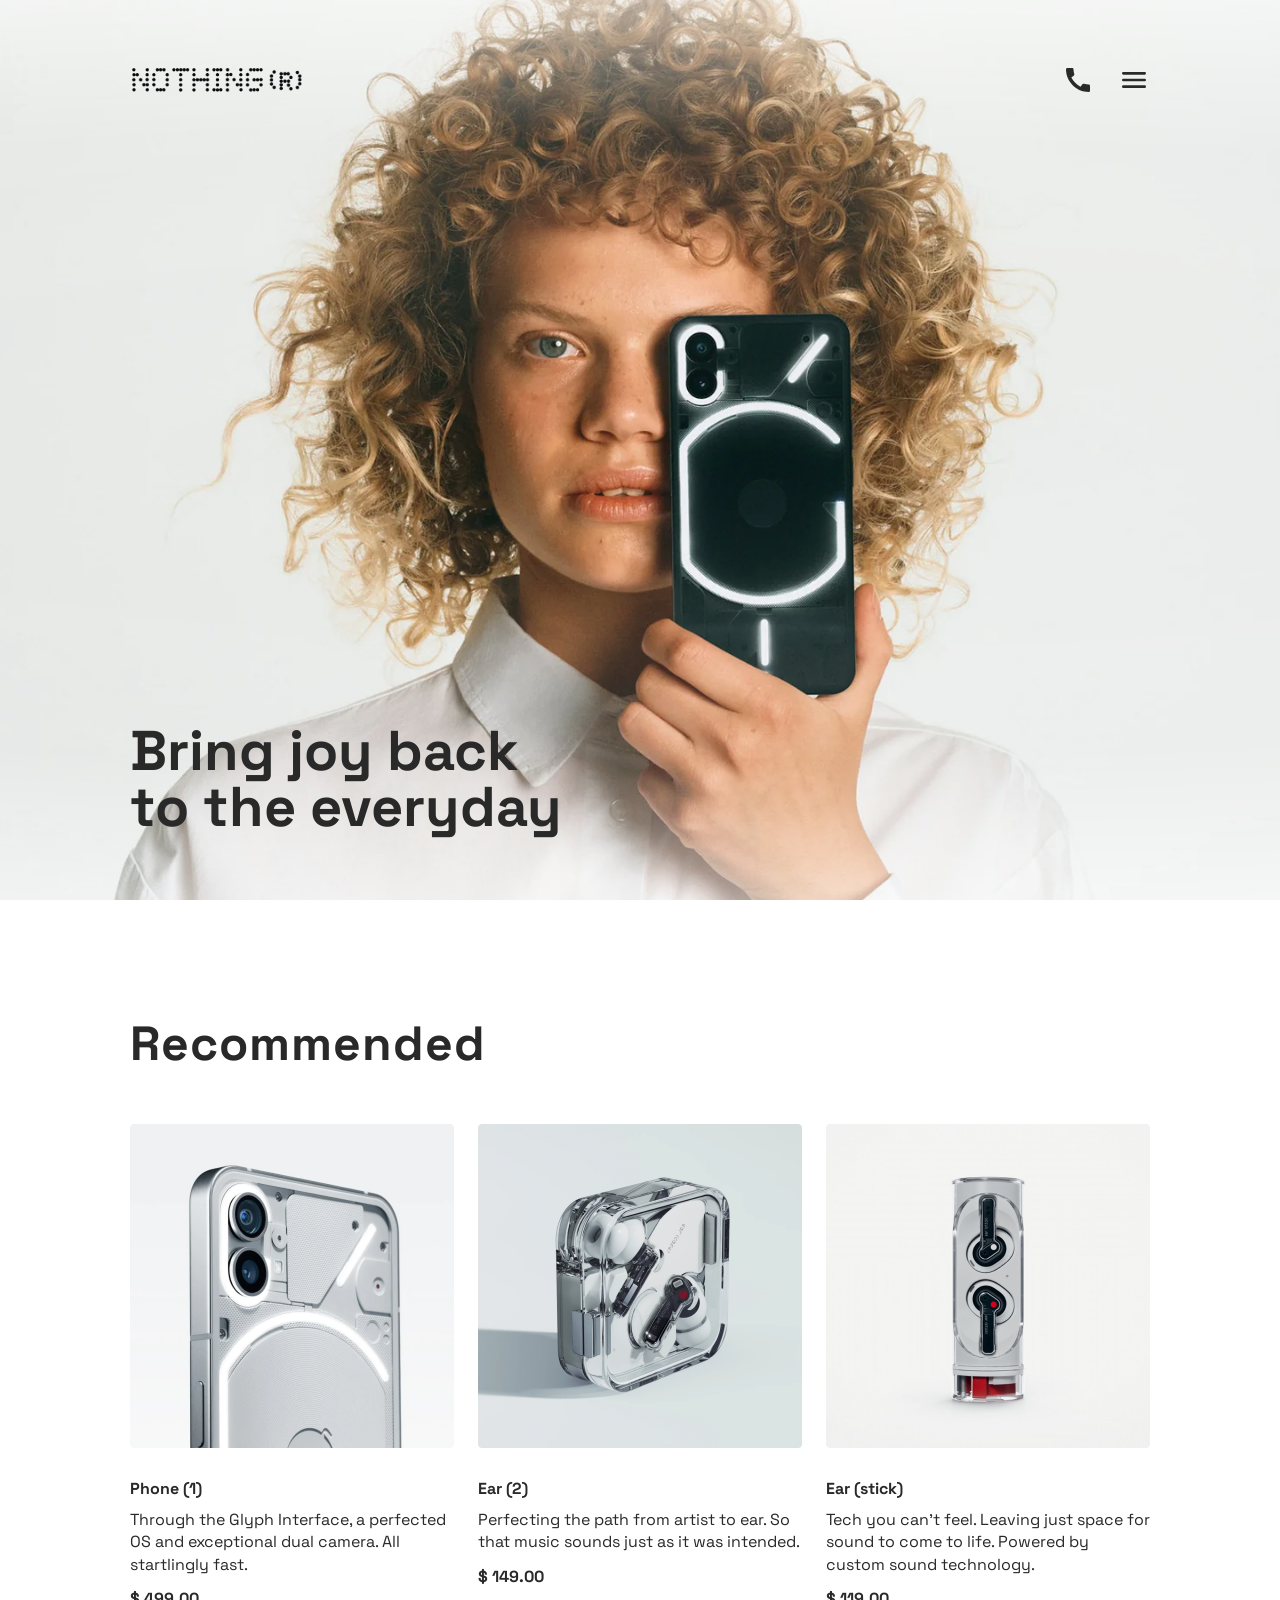
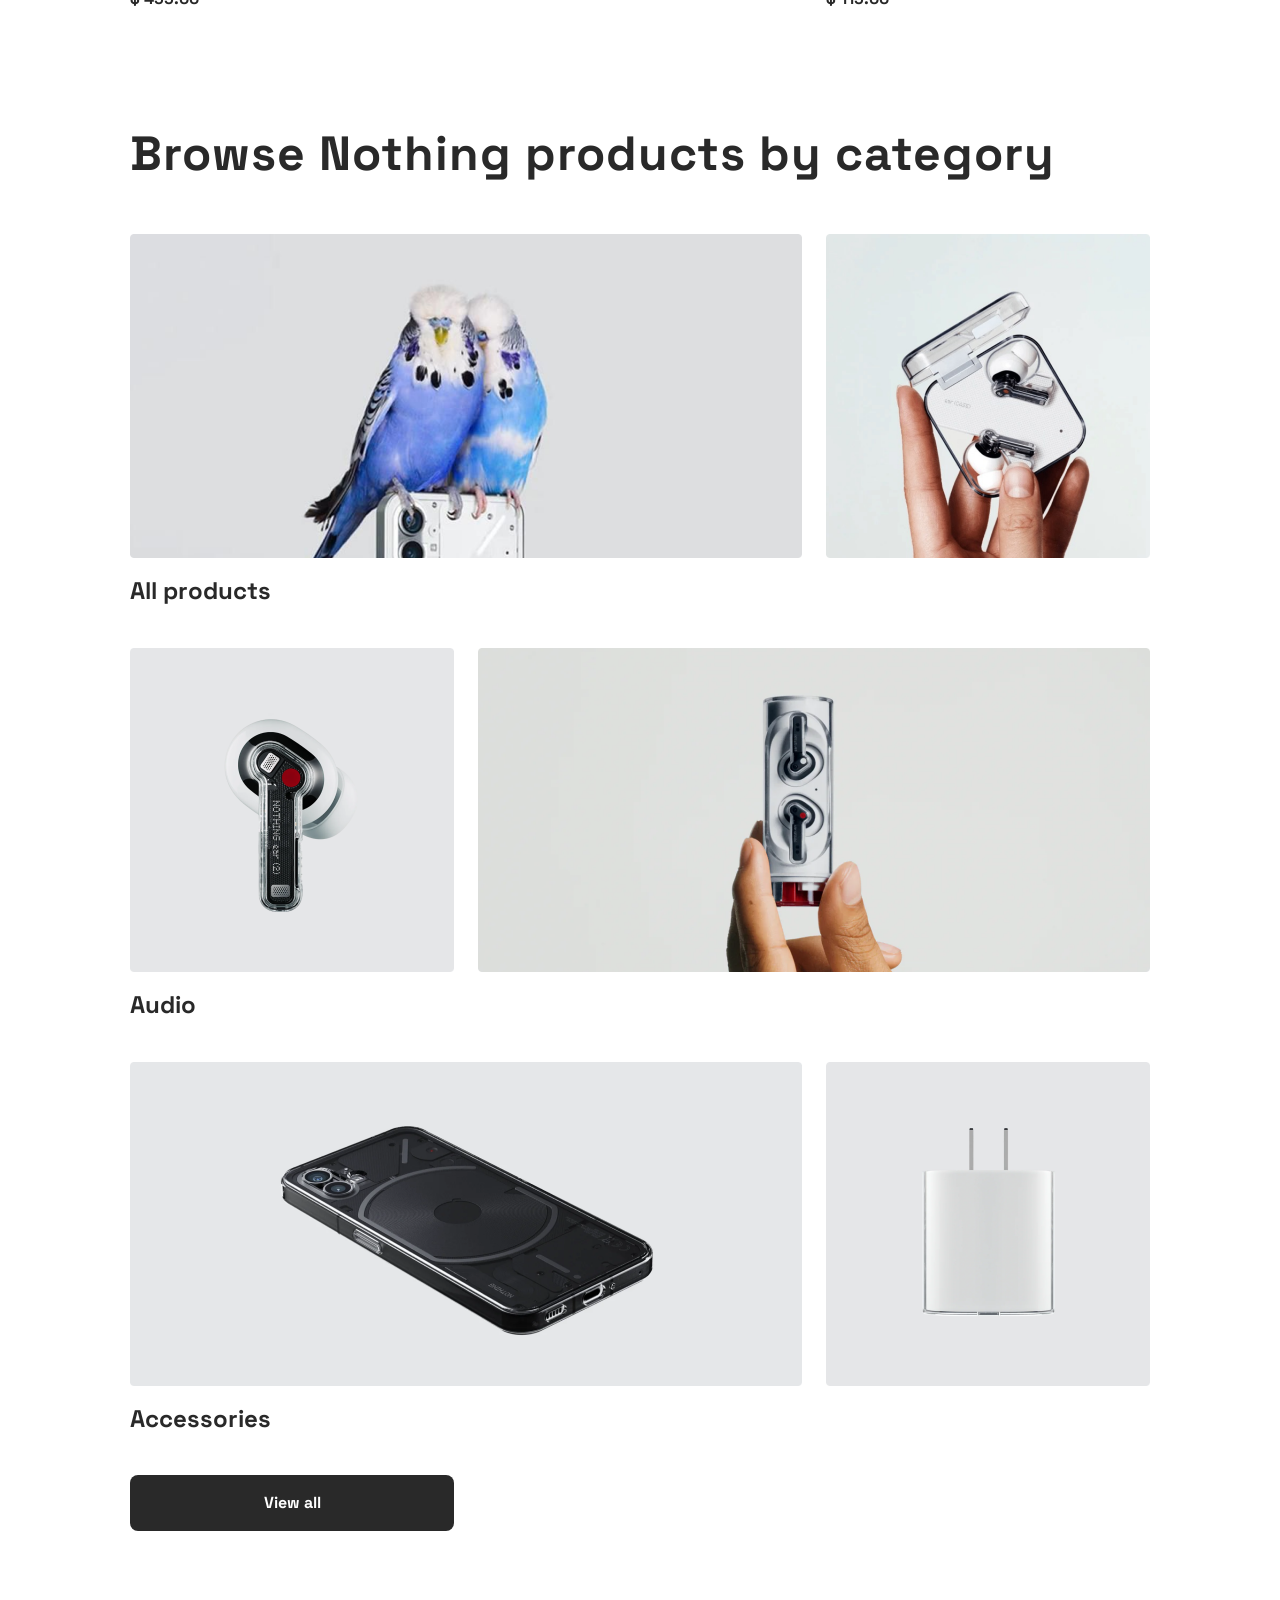
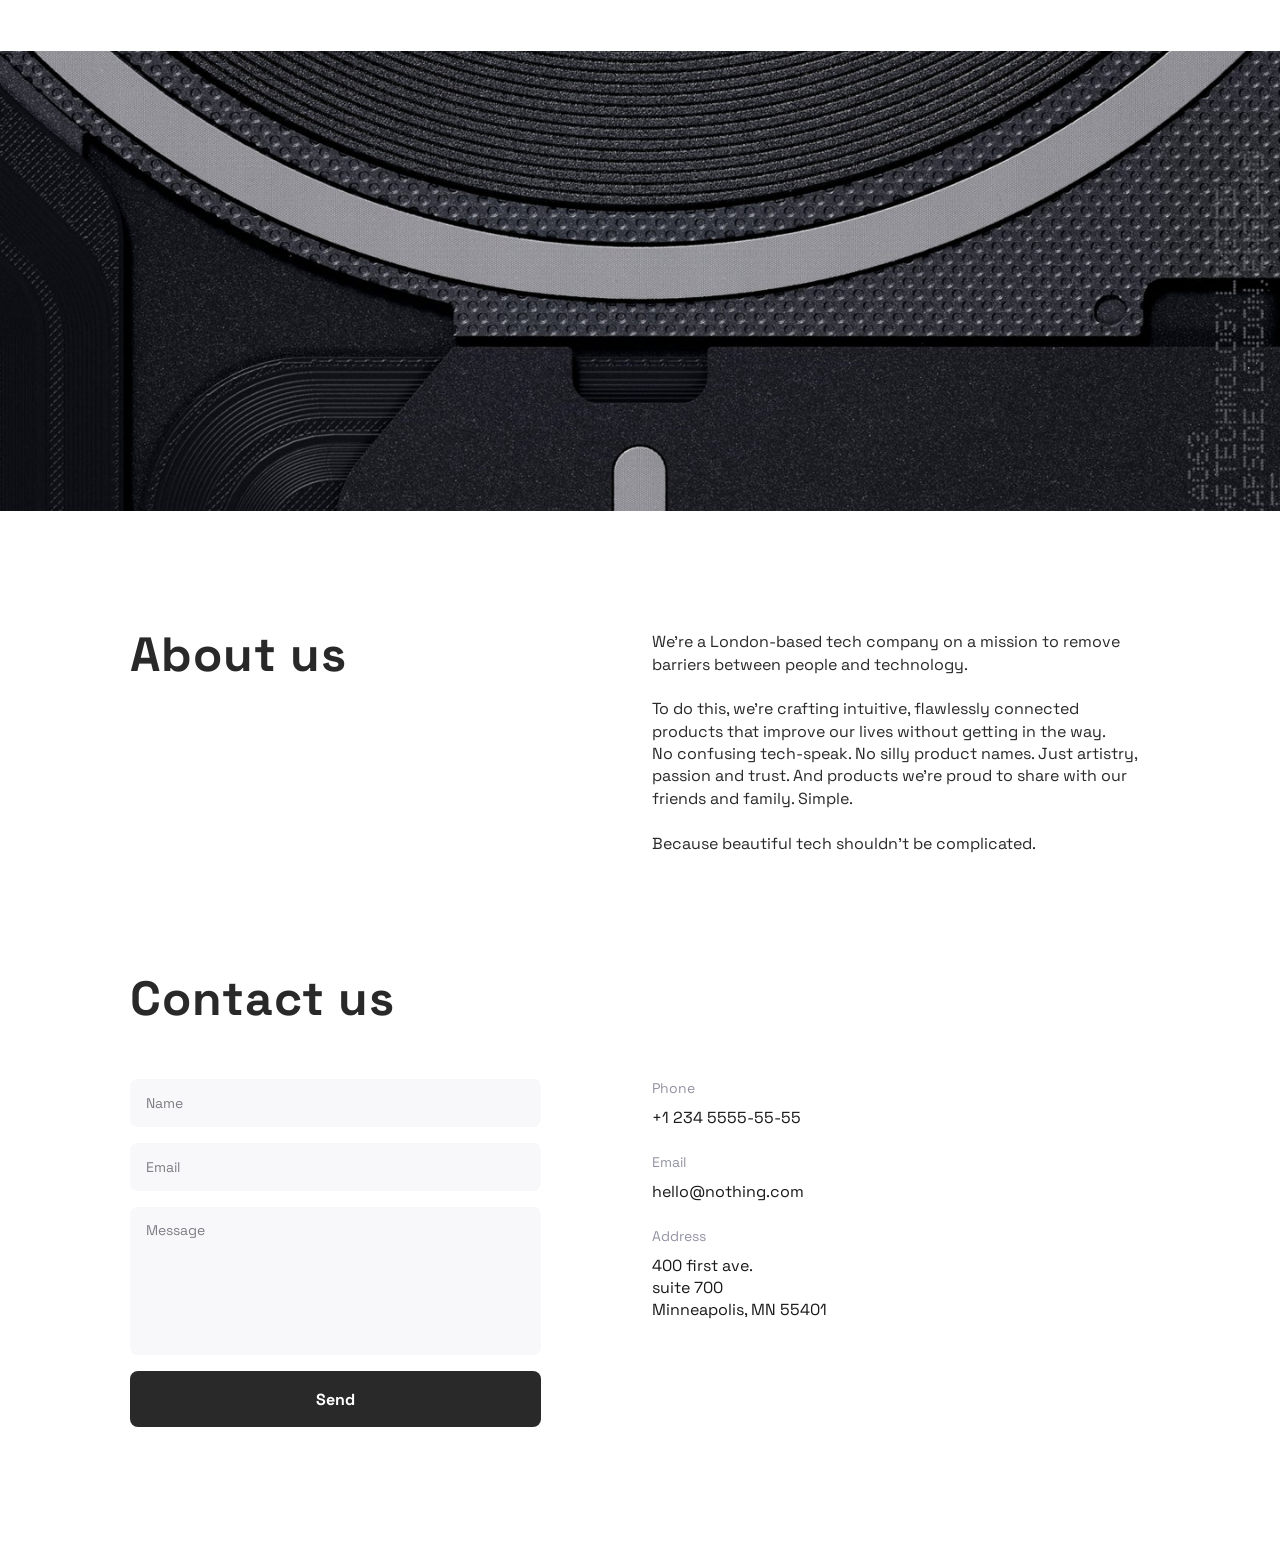
<file: index.html>
<!doctype html><html lang="en" class="page"><head><meta charset="utf-8"><meta name="viewport" content="width=device-width, initial-scale=1.0"><title>Nothing</title><link rel="stylesheet" href="index.372656e1.css"><link rel="preconnect" href="https://fonts.googleapis.com"><link rel="preconnect" href="https://fonts.gstatic.com" crossorigin><link href="https://fonts.googleapis.com/css2?family=Space+Grotesk:wght@300..700&display=swap" rel="stylesheet"><link rel="icon" type="image/png" href="favicon.c526df25.png"><script src="index.cabb280d.js" defer></script></head><body class="page__body"> <header class="header"> <div class="container"> <div class="header__content"> <div class="top-bar"> <a href="index.html" class="top-bar__logo-link"> <img class="top-bar__logo" src="logo.b7c03b92.svg" alt="Nothing logo"> </a> <div class="top-bar__icons"> <a href="tel:+123455555555" class="icon icon--phone"></a> <a href="#menu" class="icon icon--menu"></a> </div> </div> <div class="header__bottom"> <h1 class="header__title"> Bring joy back <br> to the everyday </h1> </div> </div> </div> </header> <aside class="menu page__menu" id="menu"> <div class="container"> <div class="menu__top top-bar"> <a href="index.html" class="top-bar__logo"> <img class="logo" src="logo.b7c03b92.svg" alt="Nothing logo"> </a> <a href="#" class="icon icon--close"></a> </div> <div class="menu__bottom"> <nav class="menu__nav nav"> <ul class="nav__list"> <li class="nav__item"> <a class="nav__link" href="#recommended">Products</a> </li> <li class="nav__item"> <a class="nav__link" href="#categories">Store</a> </li> <li class="nav__item"> <a class="nav__link" href="#contacts">Login</a> </li> <li class="nav__item"> <a class="nav__link" href="#">Cart(0)</a> </li> </ul> </nav> <a href="tel:+1 234 5555-55-55" class="menu__phone-number"> +1 234 5555-55-55 </a> <a href="tel:+1 234 5555-55-55" class="menu__call-to-order"> call to order </a> </div> </div> </aside> <main class="main"> <div class="container"> <div class="main__content">  <section class="recommended" id="recommended"> <h2 class="section__title">Recommended</h2> <div class="recommended__products"> <article class="product recommended__product"> <img src="phone.833edfad.png" alt="nothing-phone" class="product__photo" loading="lazy"> <h3 class="product__title">Phone (1)</h3> <p class="product__description"> <span class="product__description--hide"> Designed with instinct, to bring joy back to the everyday. </span> Through the Glyph Interface, a perfected OS and exceptional dual camera. All startlingly fast. </p> <p class="product__price">$ 499.00</p> </article> <article class="product recommended__product"> <img src="ear(2).5daebbc3.png" alt="nothing-ear-2" class="product__photo" loading="lazy"> <h3 class="product__title">Ear (2)</h3> <p class="product__description">Perfecting the path from artist to ear. So that music sounds just as it was intended.</p> <p class="product__price">$ 149.00</p> </article> <article class="product recommended__product"> <img src="ear(stick).701e65d7.png" alt="nothing-ear-stick" class="product__photo" loading="lazy"> <h3 class="product__title">Ear (stick)</h3> <p class="product__description">Tech you can’t feel. Leaving just space for sound to come to life. Powered by custom sound technology.</p> <p class="product__price">$ 119.00</p> </article> </div> </section>   <section class="categories" id="categories"> <h2 class="section__title">Browse Nothing products by category</h2> <div class="categories__wrapper"> <article class="category"> <a href="#" class="category__link category__link--wide"> <img class="category__photo" src="parrots.b5553f07.png" alt="All products" loading="lazy"> </a> <a href="#" class="category__link category__link--square"> <img class="category__photo" src="open-headphones-case.e7a78a14.png" alt="All products" loading="lazy"> </a> <h3 class="category__title">All products</h3> </article> <article class="category"> <a href="#" class="category__link category__link--square"> <img class="category__photo" src="one-headphone.4194e747.png" alt="Audio" loading="lazy"> </a> <a href="#" class="category__link category__link--wide"> <img class="category__photo" src="headphones.11bd70ac.png" alt="Audio" loading="lazy"> </a> <h3 class="category__title">Audio</h3> </article> <article class="category"> <a href="#" class="category__link category__link--wide"> <img class="category__photo" src="black-phone.c9191b9a.png" alt="Accessories" loading="lazy"> </a> <a href="#" class="category__link category__link--square"> <img class="category__photo" src="charge.24f5353d.png" alt="Accessories" loading="lazy"> </a> <h3 class="category__title">Accessories</h3> </article> <a href="#" class="categories__btn">View all</a> </div> </section>  <img class="main__section-separator" src="block-separator.db1c02fa.png" alt="img" loading="lazy"> <section class="about-us" id="about-us"> <h2 class="about-us__title section__title">About us</h2> <div class="about-us__content"> <p class="about-us__description"> We’re a London-based tech company on a mission to remove barriers between people and technology. <br><br> To do this, we’re crafting intuitive, flawlessly connected products that improve our lives without getting in the way. <br> No confusing tech-speak. No silly product names. Just artistry, passion and trust. And products we’re proud to share with our friends and family. Simple. <br><br> Because beautiful tech shouldn’t be complicated. </p> </div> </section> <section class="contacts" id="contacts"> <h2 class="contacts__title section__title">Contact us</h2> <form action="#" method="post" class="contacts__form" onsubmit="this.reset(); return false;"> <input class="contacts__input" type="text" name="name" placeholder="Name" required> <input class="contacts__input" type="email" name="email" placeholder="Email" required> <textarea class="contacts__message" name="message" id="message" placeholder="Message" required></textarea> <input class="contacts__btn contacts__input" type="submit" value="Send"> </form> <div class="contacts__info"> <div class="contacts__item"> <h4 class="contacts__item-title">Phone</h4> <a class="contacts__link" href="tel:+123455555555">+1 234 5555-55-55</a> </div> <div class="contacts__item"> <h4 class="contacts__item-title">Email</h4> <a class="contacts__link" href="mailto:hello@nothing.com">hello@nothing.com</a> </div> <div class="contacts__item"> <h4 class="contacts__item-title">Address</h4> <a class="contacts__link" target="_blank" href="https://www.google.com/maps"> 400 first ave. <br> suite 700 <br> Minneapolis, MN 55401 </a> </div> </div> </section> </div> </div> </main> </body></html>
</file>
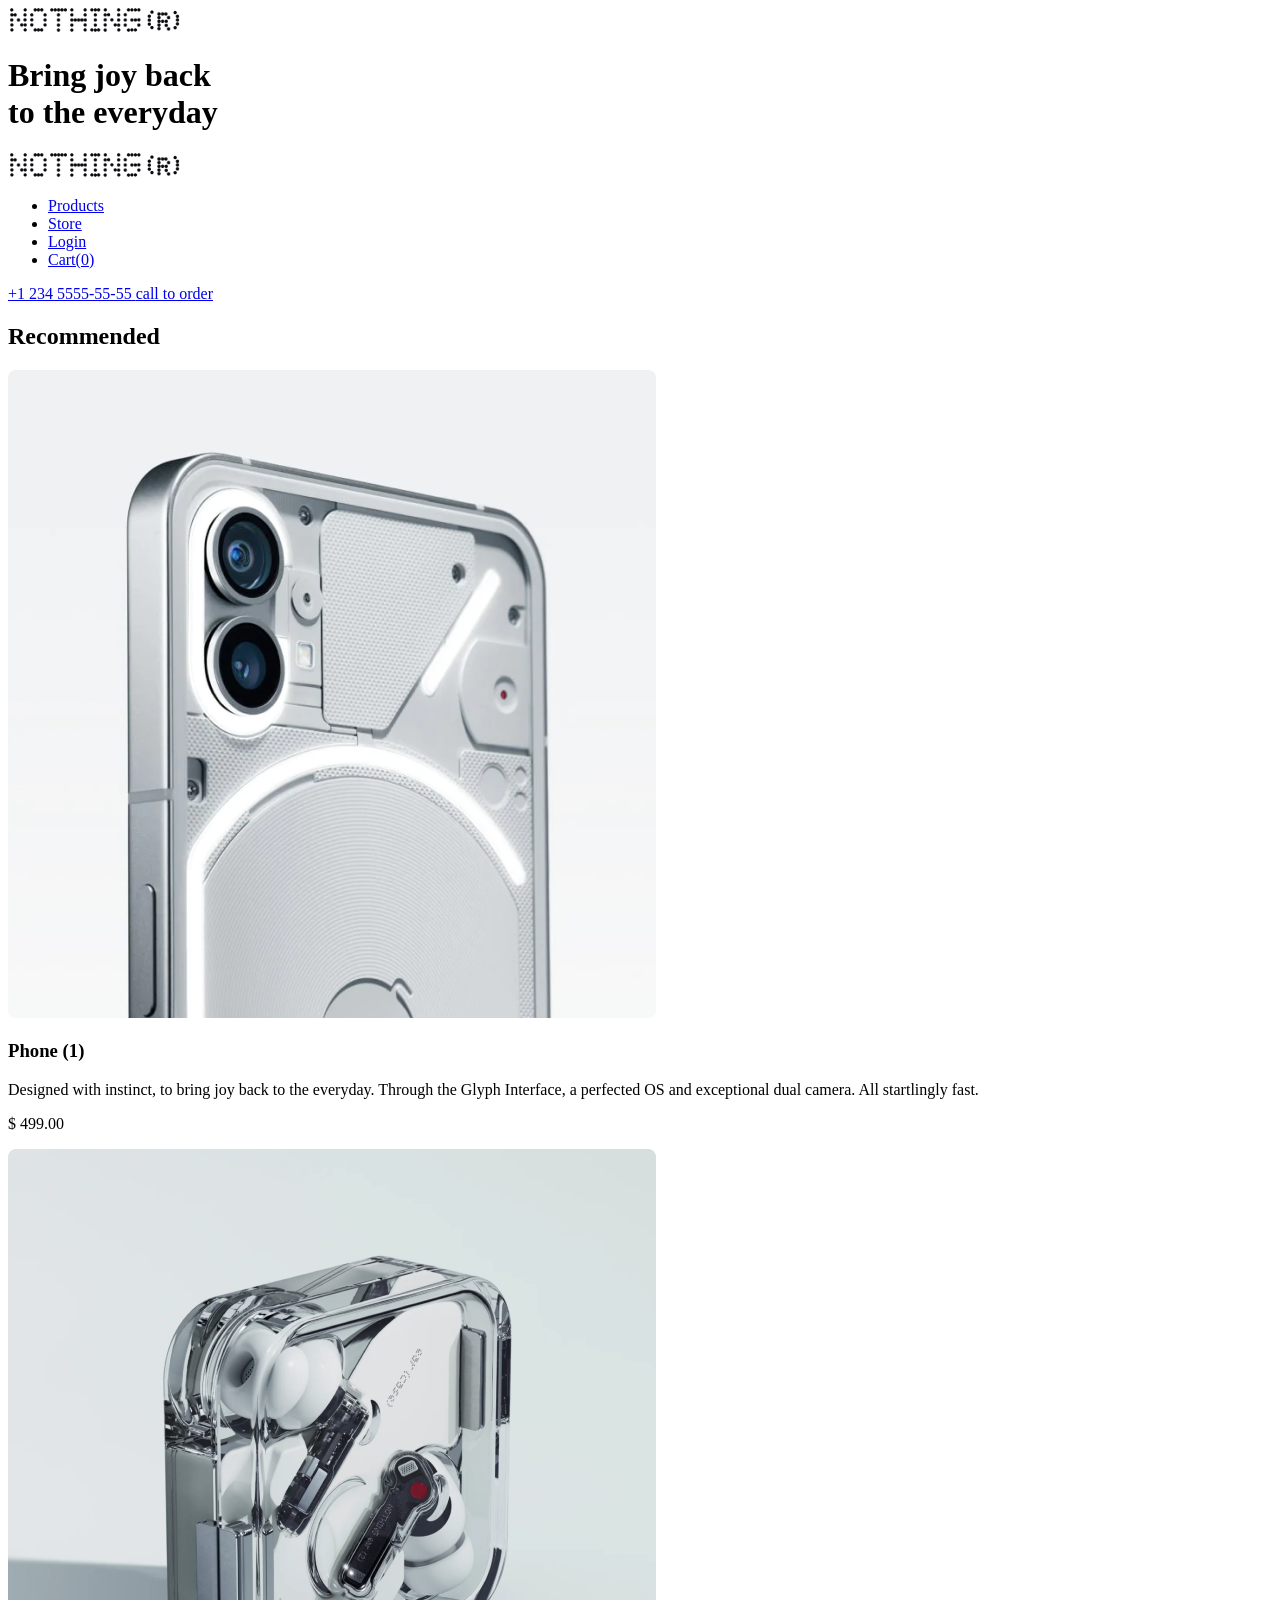
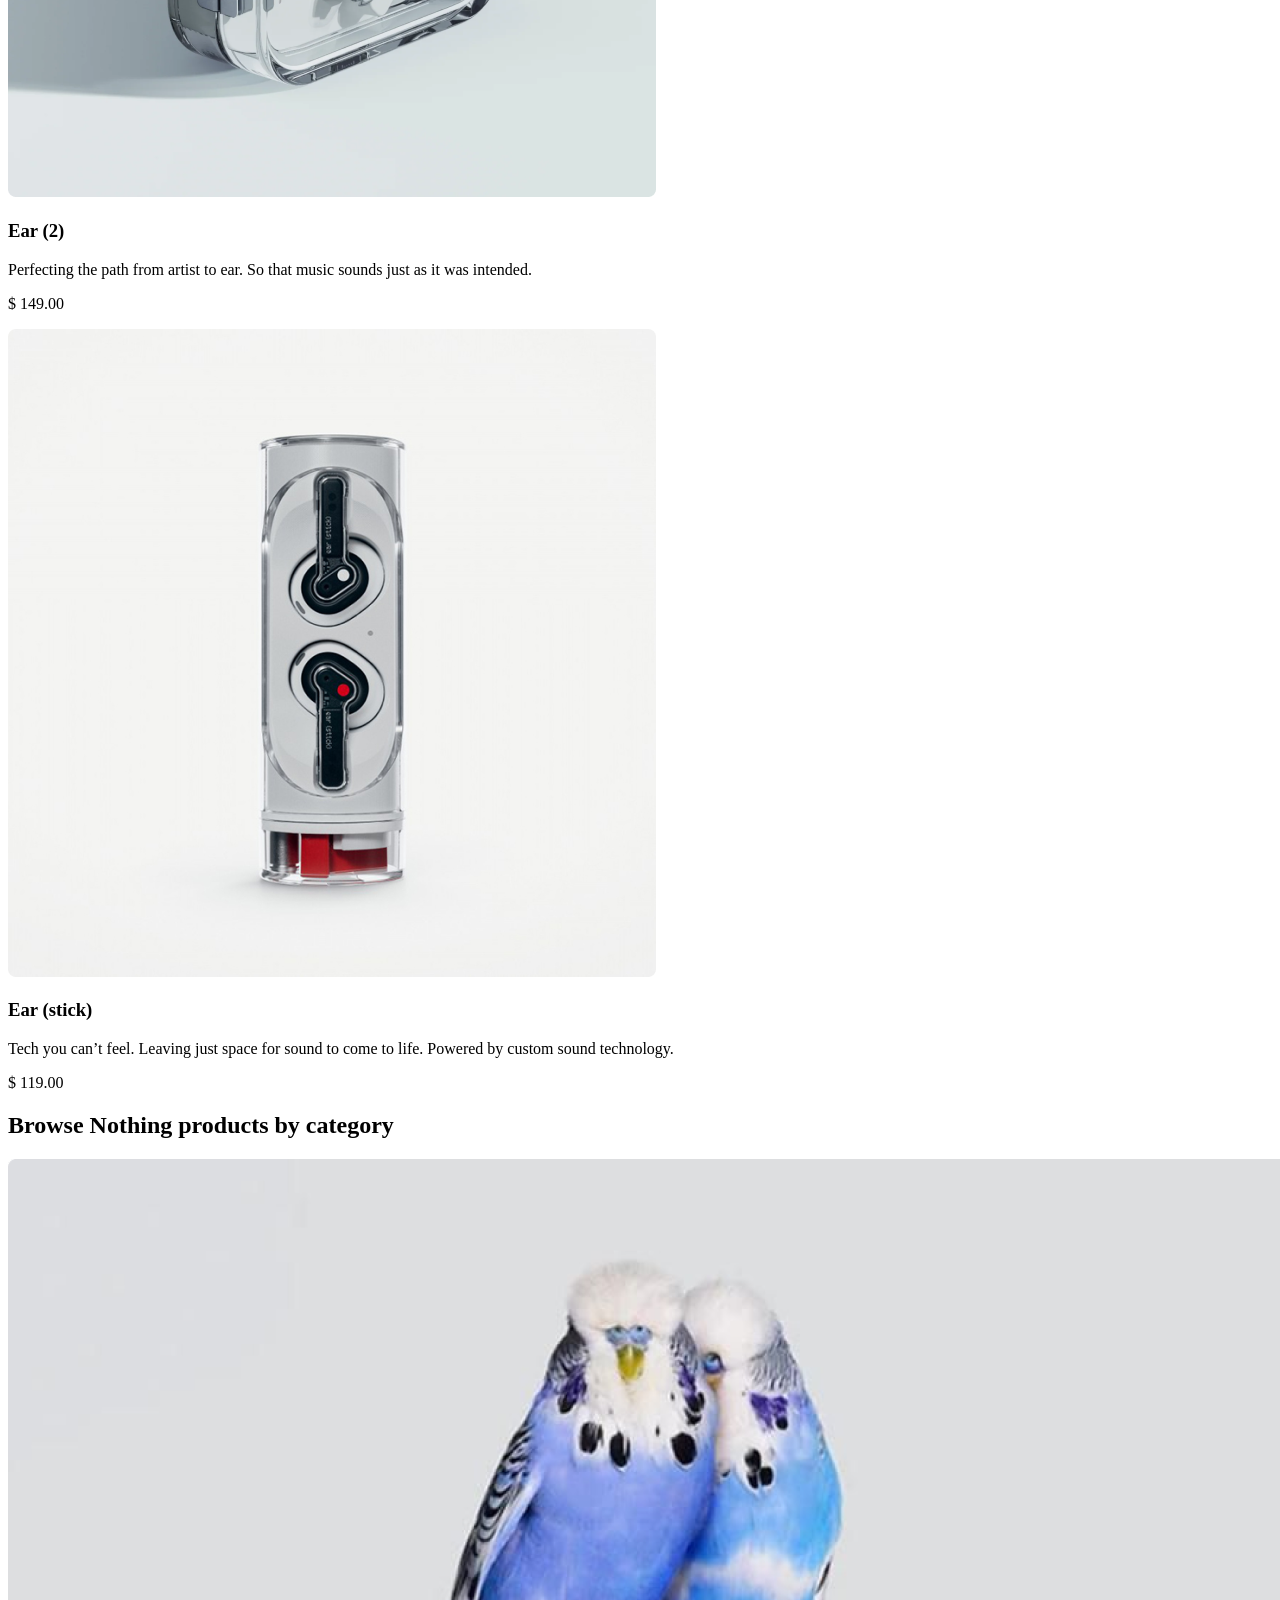
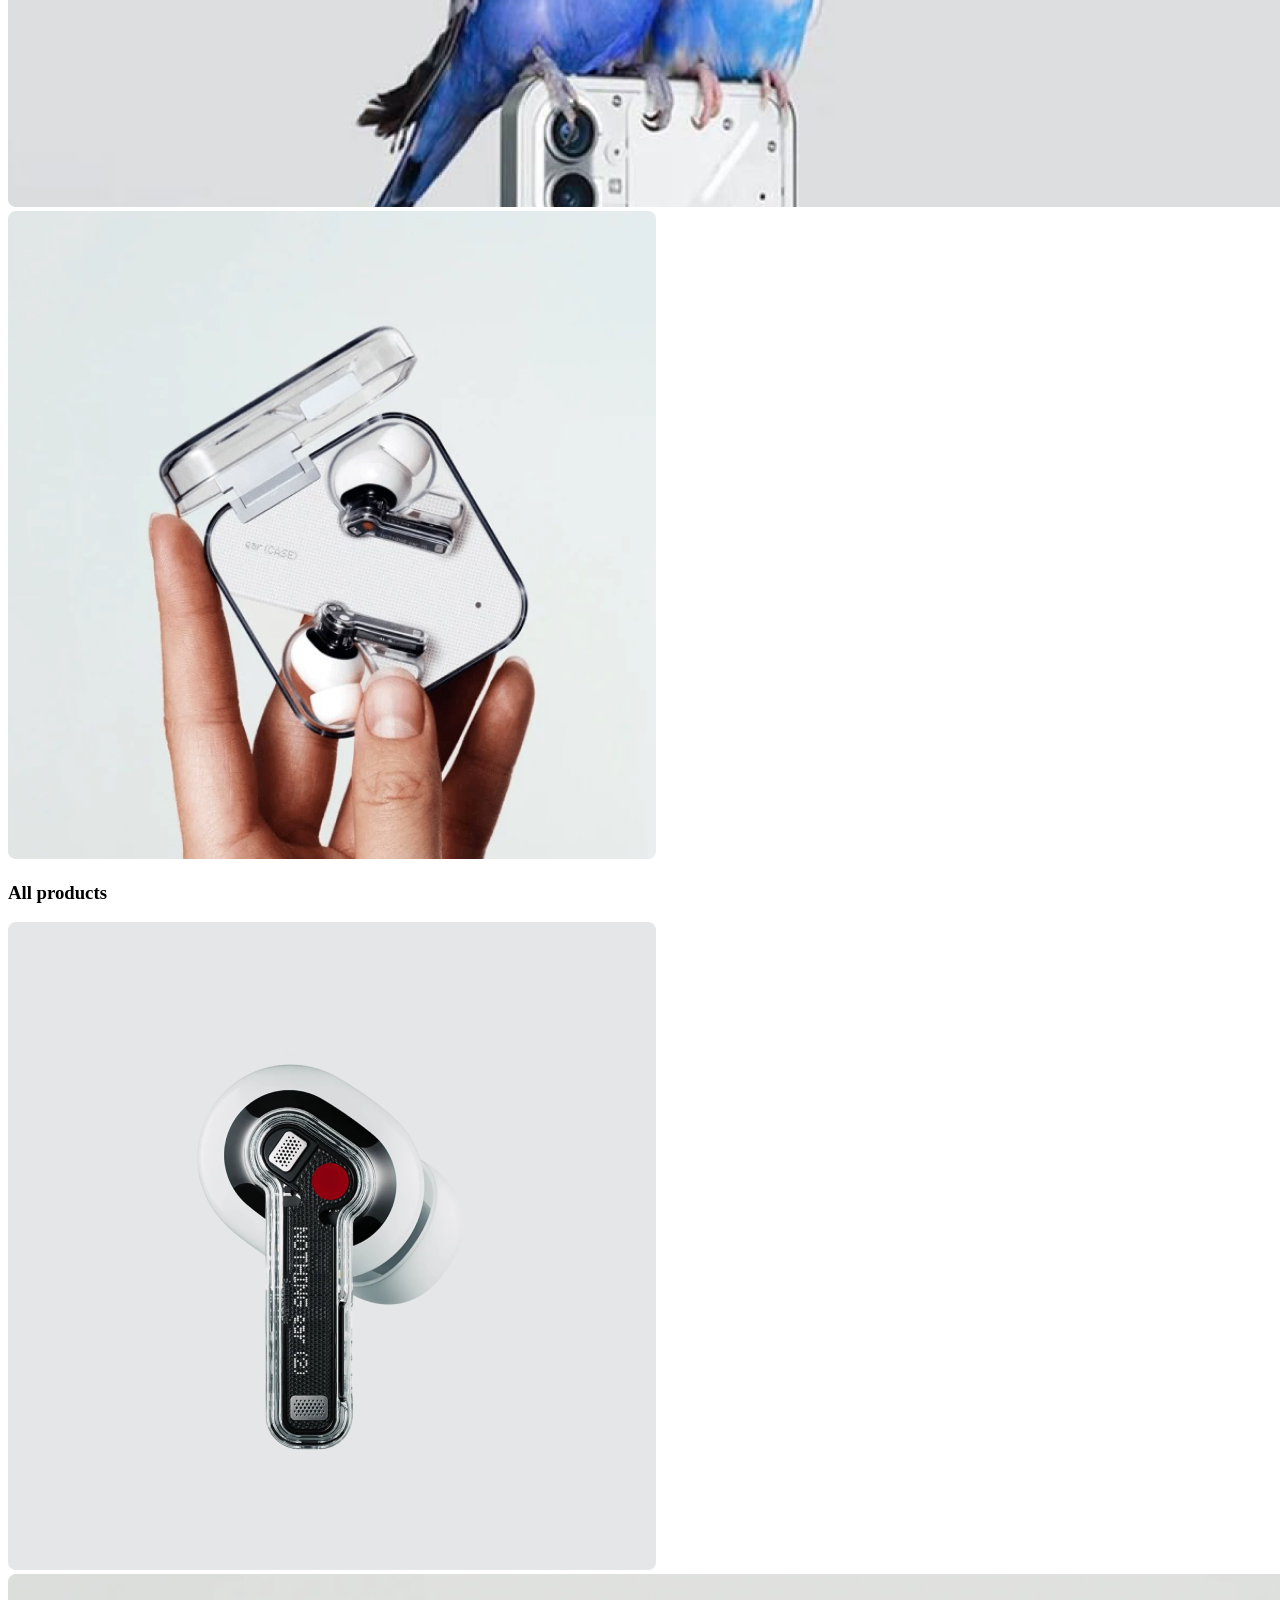
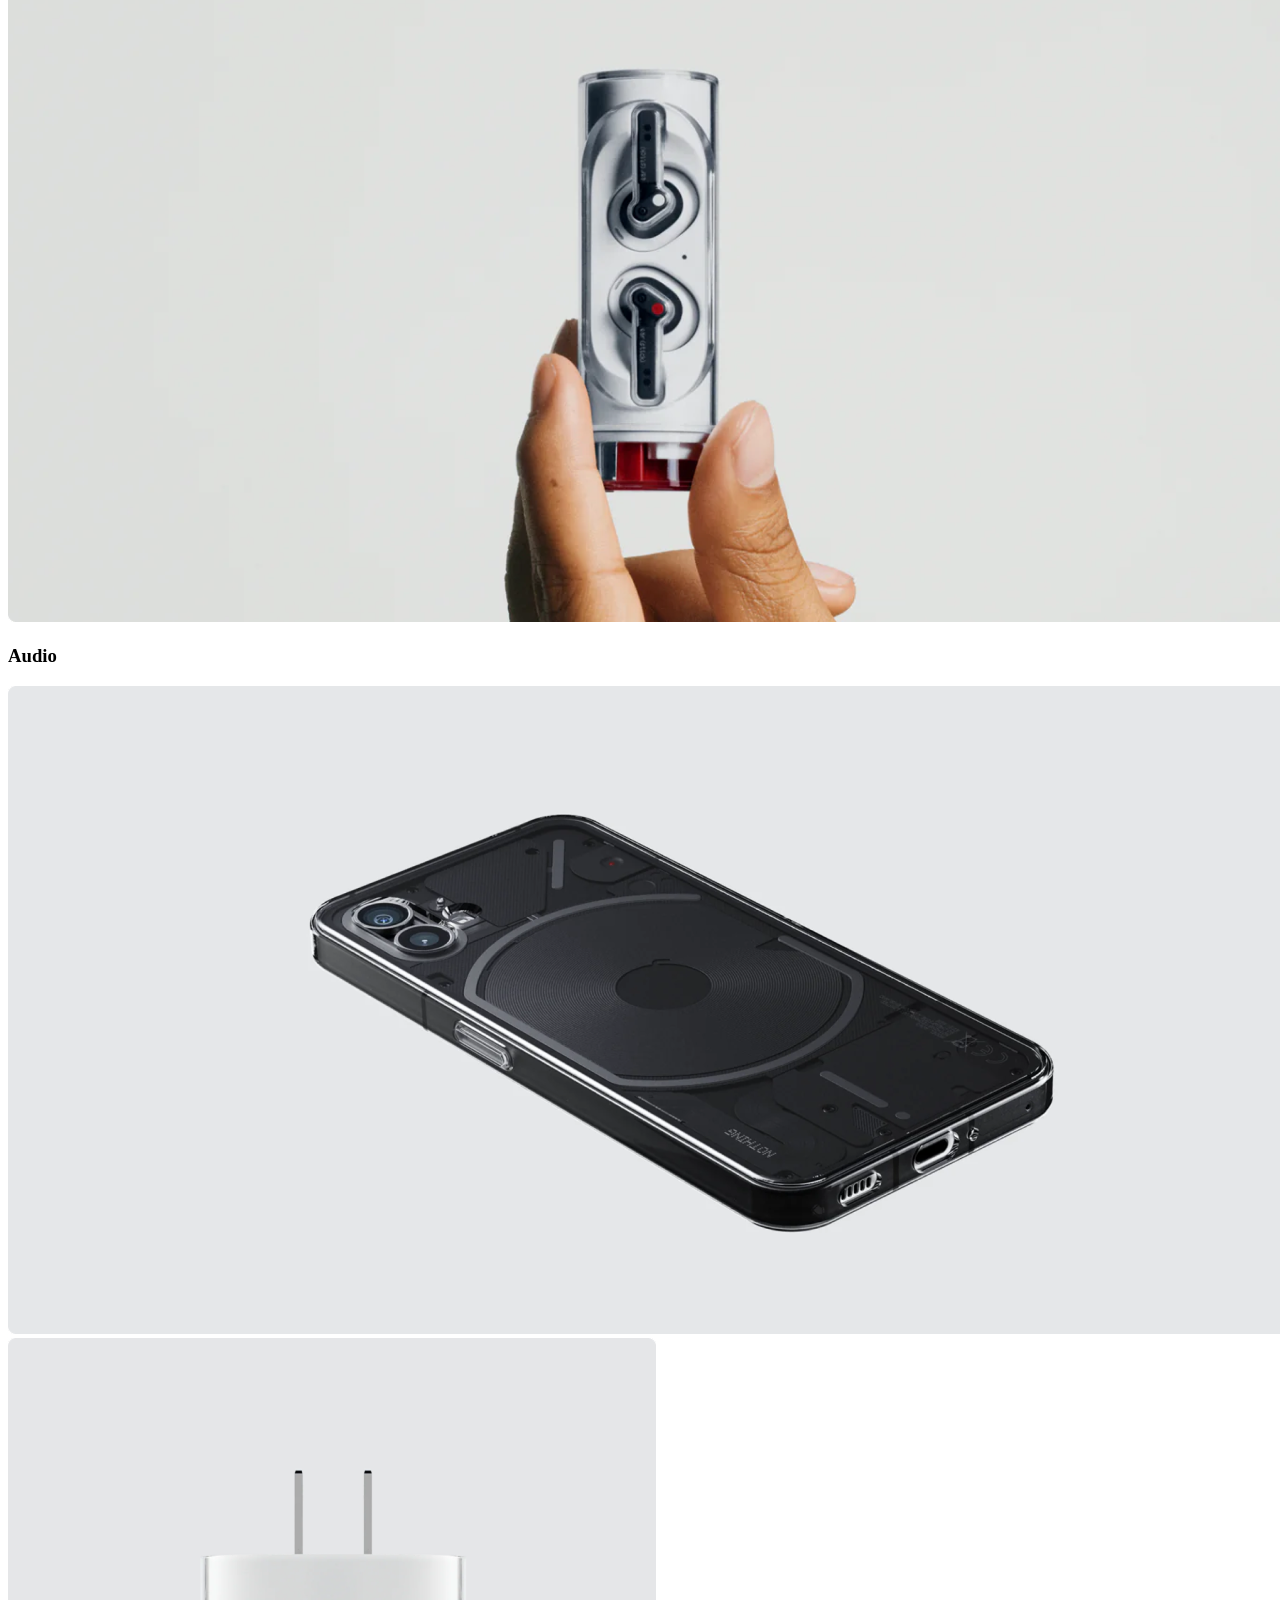
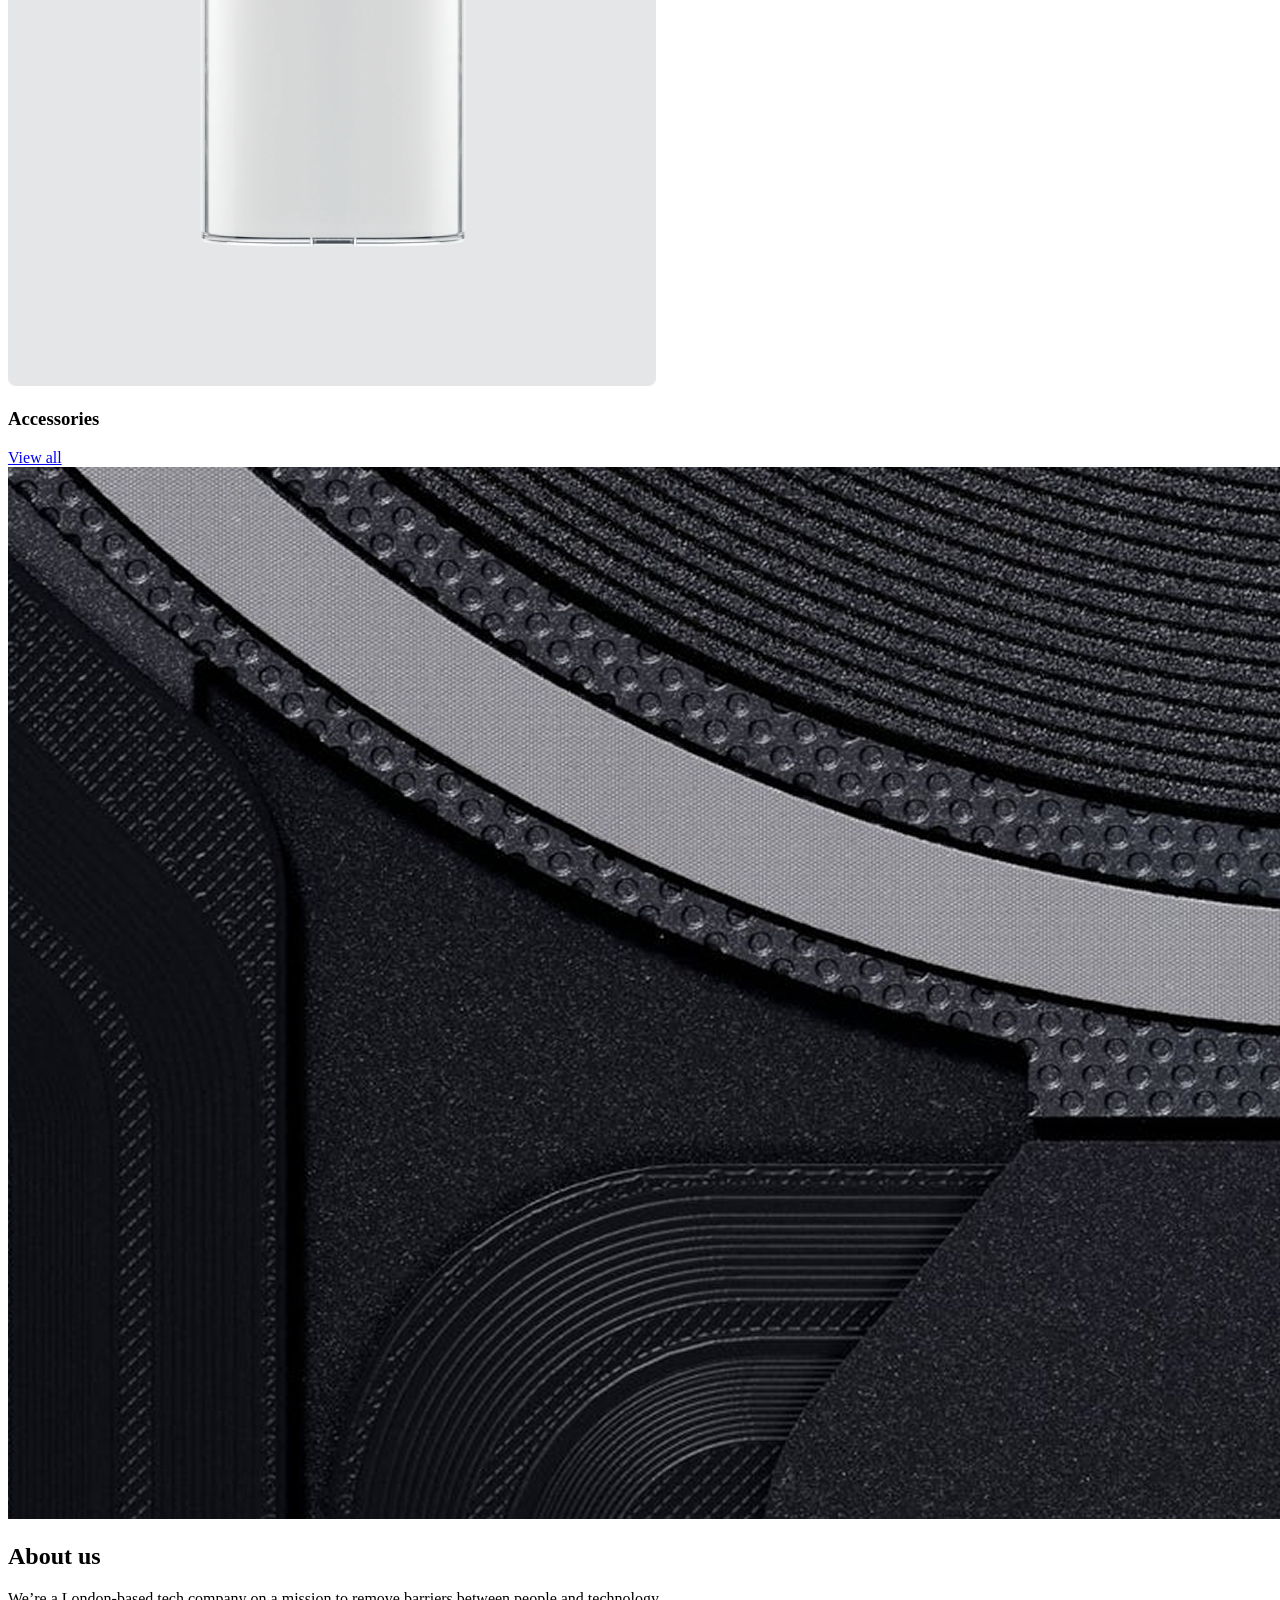
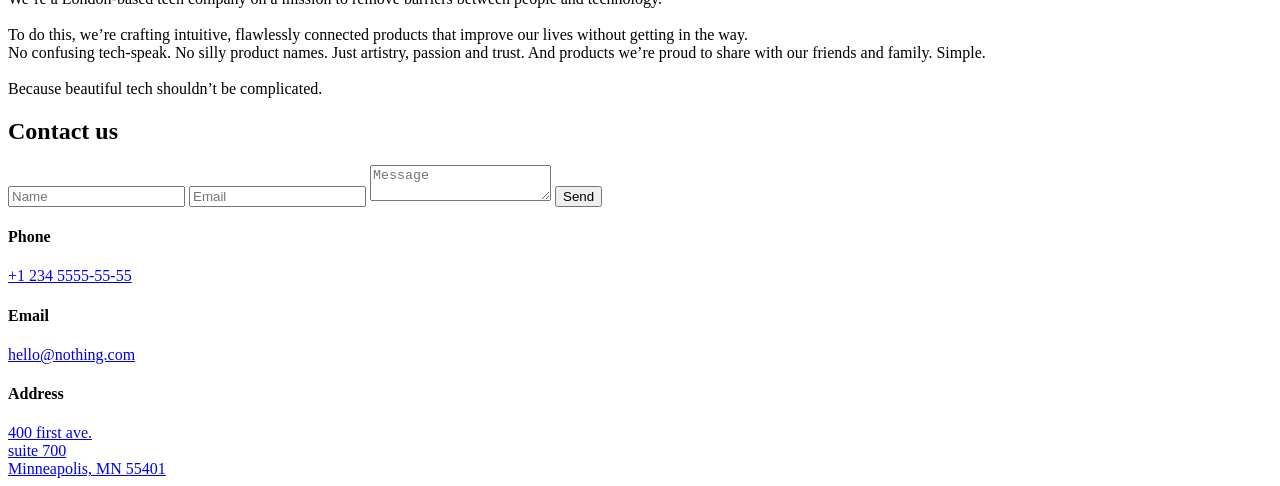
<file: src/index.html>
<!-- #region head -->
<!doctype html>
<html lang="en" class="page">
  <head>
    <meta charset="UTF-8" />
    <meta
      name="viewport"
      content="width=device-width, initial-scale=1.0"
    />
    <title>Nothing</title>
    <link
      rel="stylesheet"
      href="./styles/main.scss"
    />
    <link rel="preconnect" href="https://fonts.googleapis.com">
    <link rel="preconnect" href="https://fonts.gstatic.com"
      crossorigin="anonymous">
    <link href="https://fonts.googleapis.com/css2?family=Space+Grotesk:wght@300..700&display=swap" rel="stylesheet">
    <link rel="icon" type="image/png"
      href="./img/icons/favicon.png">
    <script
      src="./scripts/main.js"
      defer
    ></script>
  </head>
  <!-- #endregion -->
  <body class="page__body">
    <header class="header">
      <div class="container">
        <div class="header__content">
          <div class="top-bar">
            <a href="index.html" class="top-bar__logo-link">
              <img class="top-bar__logo" src="./img/logo.svg"
                alt="Nothing logo">
            </a>
            <div class="top-bar__icons">
              <a href="tel:+123455555555" class="icon icon--phone"></a>
              <a href="#menu" class="icon icon--menu"></a>
            </div>
          </div>
          <div class="header__bottom">
            <h1 class="header__title">
              Bring joy back
              <br>
              to the everyday
            </h1>
          </div>
        </div>
      </div>
    </header>

    <aside class="page__menu menu" id="menu">
      <div class="container">
        <div class="top-bar menu__top">
          <a href="index.html" class="top-bar__logo">
            <img class="logo" src="./img/logo.svg"
              alt="Nothing logo">
          </a>
          <a href="#" class="icon icon--close"></a>
        </div>
        <div class="menu__bottom">
          <nav class="nav menu__nav">
            <ul class="nav__list">
              <li class="nav__item">
                <a class="nav__link" href="#recommended">Products</a>
              </li>
              <li class="nav__item">
                <a class="nav__link" href="#categories">Store</a>
              </li>
              <li class="nav__item">
                <a class="nav__link" href="#contacts">Login</a>
              </li>
              <li class="nav__item">
                <a class="nav__link" href="#">Cart(0)</a>
              </li>
            </ul>
          </nav>
          <a href="tel:+1 234 5555-55-55" class="menu__phone-number">
            +1 234 5555-55-55
          </a>
          <a href="tel:+1 234 5555-55-55" class="menu__call-to-order">
            call to order
          </a>
        </div>
      </div>
    </aside>

    <main class="main">
      <div class="container">
        <div class="main__content">
          <!-- #region recommended -->
          <section class="recommended" id="recommended">
            <h2 class="section__title">Recommended</h2>
            <div class="recommended__products">
              <article class="product recommended__product">
                <img
                  src="./img/recomended-block-img/phone.png"
                  alt="nothing-phone"
                  class="product__photo"
                  loading="lazy"
                >
                <h3 class="product__title">Phone (1)</h3>
                <p class="product__description">
                  <span class="product__description--hide">
                    Designed with instinct, to bring joy back to the everyday.
                  </span>
                  Through the Glyph Interface, a perfected OS and exceptional dual camera. All startlingly fast.
                </p>
                <p class="product__price">$ 499.00</p>
              </article>
              <article class="product recommended__product">
                <img
                  src="./img/recomended-block-img/ear(2).png"
                  alt="nothing-ear-2"
                  class="product__photo"
                  loading="lazy"
                >
                <h3 class="product__title">Ear (2)</h3>
                <p class="product__description">Perfecting the path from artist to ear. So that music sounds just as it was intended.</p>
                <p class="product__price">$ 149.00</p>
              </article>
              <article class="product recommended__product">
                <img
                  src="./img/recomended-block-img/ear(stick).png"
                  alt="nothing-ear-stick"
                  class="product__photo"
                  loading="lazy"
                >
                <h3 class="product__title">Ear (stick)</h3>
                <p class="product__description">Tech you can’t feel. Leaving just space for sound to come to life. Powered by custom sound technology.</p>
                <p class="product__price">$ 119.00</p>
              </article>
            </div>
          </section>
          <!-- #endregion -->
          <!-- #region categories -->
          <section class="categories" id="categories">
            <h2 class="section__title">Browse Nothing products by category</h2>

            <div class="categories__wrapper">
              <article class="category">
                <a href="#" class="category__link category__link--wide">
                  <img
                    class="category__photo"
                    src="./img/category-block-img/all-products/parrots.png"
                    alt="All products"
                    loading="lazy">
                </a>

                <a href="#" class="category__link category__link--square">
                  <img
                    class="category__photo"
                    src="./img/category-block-img/all-products/open-headphones-case.png"
                    alt="All products"
                    loading="lazy">
                </a>

                <h3 class="category__title">All products</h3>
              </article>

              <article class="category">
                <a href="#" class="category__link category__link--square">
                  <img
                    class="category__photo"
                    src="./img/category-block-img/audio/one-headphone.png"
                    alt="Audio"
                    loading="lazy">
                </a>

                <a href="#" class="category__link category__link--wide">
                  <img
                    class="category__photo"
                    src="./img/category-block-img/audio/headphones.png"
                    alt="Audio"
                    loading="lazy">
                </a>

                <h3 class="category__title">Audio</h3>
              </article>

              <article class="category">
                <a href="#" class="category__link category__link--wide">
                  <img
                    class="category__photo"
                    src="./img/category-block-img/accessories/black-phone.png"
                    alt="Accessories"
                    loading="lazy">
                </a>

                <a href="#" class="category__link category__link--square">
                  <img
                    class="category__photo"
                    src="./img/category-block-img/accessories/charge.png"
                    alt="Accessories"
                    loading="lazy">
                </a>

                <h3 class="category__title">Accessories</h3>
              </article>

              <a href="#" class="categories__btn">View all</a>
            </div>
          </section>
          <!-- #endregion -->
          <img
            class="main__section-separator"
            src="./img/block-separator.png"
            alt="img"
            loading="lazy"
          >
          <section class="about-us" id="about-us">
            <h2 class="section__title about-us__title">About us</h2>

            <div class="about-us__content">
              <p class="about-us__description">
                We’re a London-based tech company on a mission to remove barriers between people and technology.
                <br><br>
                To do this, we’re crafting intuitive, flawlessly connected products that improve our lives without     getting in the way. <br>
                No confusing tech-speak. No silly product names. Just artistry, passion and trust. And products we’re proud to share with our friends and family. Simple.
                <br><br>
                Because beautiful tech shouldn’t be complicated.
              </p>

            </div>
          </section>
          <section class="contacts" id="contacts">
            <h2 class="section__title contacts__title">Contact us</h2>

            <form
              action="#"
              method="POST"
              class="contacts__form"
              onsubmit="this.reset(); return false;"
            >
              <input
                class="contacts__input"
                type="text"
                name="name"
                placeholder="Name"
                required
              >

              <input
                class="contacts__input"
                type="email"
                name="email"
                placeholder="Email"
                required
              >

              <textarea
                class="contacts__message"
                name="message"
                id="message"
                placeholder="Message" required></textarea>

              <input
                class="contacts__input contacts__btn"
                type="submit"
                value="Send" />
            </form>

            <div class="contacts__info">
              <div class="contacts__item">
                <h4 class="contacts__item-title">Phone</h4>
                <a class="contacts__link" href="tel:+123455555555">+1 234 5555-55-55</a>
              </div>

              <div class="contacts__item">
                <h4 class="contacts__item-title">Email</h4>
                <a class="contacts__link" href="mailto:hello@nothing.com">hello@nothing.com</a>
              </div>

              <div class="contacts__item">
                <h4 class="contacts__item-title">Address</h4>
                <a
                  class="contacts__link"
                  target="_blank"
                  href="https://www.google.com/maps">
                  400 first ave. <br>
                  suite 700 <br>
                  Minneapolis, MN 55401
                </a>
              </div>
            </div>
          </section>
        </div>
      </div>
    </main>
  </body>
</html>
</file>
<file: index.372656e1.css>
.container{padding-left:20px;padding-right:20px}@media (min-width:576px){.container{max-width:1020px;margin-left:auto;margin-right:auto;padding-left:72px;padding-right:72px}}.page{color:#292929;scroll-behavior:smooth;font-family:Space Grotesk,sans-serif;font-size:16px;line-height:140%}.page__body{min-width:320px;margin:0;overflow-x:hidden}.page__menu{opacity:0;pointer-events:none;transition:transform .3s,opacity .3s;position:fixed;top:0;left:0;right:0;transform:translate(-100%)}.page__menu:target{opacity:1;pointer-events:all;transform:translate(0%)}.page:has(.page__menu:target){overflow:hidden}.header{background-image:url(background.2f0b7530.png);background-position:50%;background-size:cover}.header__content{-ms-flex-direction:column;flex-direction:column;-ms-flex-pack:justify;justify-content:space-between;height:100vh;display:-ms-flexbox;display:flex}.header__title{margin:0;font-size:36px;font-weight:700;line-height:100%}@media (min-width:576px){.header__title{font-size:48px}}@media (min-width:1024px){.header__title{font-size:56px}}.header__bottom{padding-bottom:40px}@media (min-width:576px){.header__bottom{padding-bottom:65px}}.icon{background-size:cover;width:24px;height:24px;transition:transform .3s;display:block}.icon:hover{transform:scale(1.2)}@media (min-width:576px){.icon{width:32px;height:32px}}.icon--phone{background-image:url(phone-number.1ab430c1.svg);text-decoration:none;position:relative}@media (min-width:1024px){.icon--phone:before{content:"+1 234 5555-55-55";white-space:nowrap;color:#292929;opacity:0;background-color:#fff;border-radius:8px;height:100%;padding:0 5px;font-size:14px;font-weight:600;line-height:225%;transition:opacity .3s;position:absolute;top:50%;right:100%;transform:translateY(-50%)}.icon--phone:hover:before{opacity:1}}.icon--menu{background-image:url(icon-menu.bd10eb8f.svg)}.icon--menu:hover{background-image:url(icon-menu-hover.9d6e516e.svg)}.icon--close{background-image:url(icon-close.31bb77d6.svg)}.menu{box-sizing:border-box;background-color:#e5e6e8;height:100vh;font-weight:700}.menu__top{margin-bottom:32px}@media (min-width:576px){.menu__top{margin-bottom:0}}.menu__nav{margin-bottom:48px}.menu__phone-number{letter-spacing:2px;color:inherit;margin-bottom:16px;font-size:16px;text-decoration:none;display:block}.menu__call-to-order{letter-spacing:2px;color:inherit;text-transform:uppercase;border-bottom:1px solid #292929;width:fit-content;padding-bottom:7px;font-size:16px;text-decoration:none;display:block}.nav__list{-ms-flex-direction:column;flex-direction:column;gap:32px;margin:0;padding:0;list-style:none;display:-ms-flexbox;display:flex}.nav__link{letter-spacing:2px;color:inherit;font-size:22px;line-height:22px;text-decoration:none;position:relative}.nav__link:after{content:"";transform-origin:0;background-color:#292929;width:100%;height:1px;transition:transform .3s;display:block;position:absolute;bottom:-8px;transform:scale(0)}.nav__link:hover:after{transform:scale(1)}.top-bar{-ms-flex-pack:justify;justify-content:space-between;-ms-flex-align:center;align-items:center;padding-top:24px;padding-bottom:24px;display:-ms-flexbox;display:flex}@media (min-width:576px){.top-bar{padding-top:64px;padding-bottom:64px}}.top-bar__logo{height:16px;transition:transform .3s;display:-ms-flexbox;display:flex}.top-bar__logo:hover{transform:scale(1.2)}@media (min-width:576px){.top-bar__logo{height:24px}}.top-bar__icons{gap:24px;display:-ms-flexbox;display:flex}.section__title{text-align:left;letter-spacing:1px;margin:0 0 48px;font-size:32px;font-weight:700;line-height:100%}@media (min-width:576px){.section__title{margin-bottom:56px;font-size:40px}}@media (min-width:1024px){.section__title{margin-bottom:56px;font-size:48px}}.product{padding:0}.product__title{margin:0 0 8px;font-size:16px;font-weight:700;line-height:140%}.product__photo{width:100%;margin-bottom:24px}.product__description{margin:0 0 12px;font-size:16px;font-weight:400;line-height:140%}@media (min-width:1024px){.product__description--hide{display:none}}.product__price{margin:0;font-size:16px;font-weight:700;line-height:140%}.recommended__products{--columns:2;grid-template-columns:repeat(var(--columns),1fr);gap:40px 20px;display:grid}@media (min-width:576px){.recommended__products{--columns:6;column-gap:24px}}@media (min-width:1024px){.recommended__products{--columns:12;column-gap:24px}}.recommended__product{cursor:pointer;grid-column:1/-1;transition:transform .3s}@media (min-width:1024px){.recommended__product{grid-column:span 4}}.recommended__product:hover{transform:scale(1.05)}.about-us{--columns:2;grid-template-columns:repeat(var(--columns),1fr);column-gap:20px;display:grid}@media (min-width:576px){.about-us{--columns:6;column-gap:24px}}@media (min-width:1024px){.about-us{--columns:12;column-gap:24px}}.about-us__content{grid-column:1/-1}@media (min-width:576px){.about-us__content{grid-column:4/7}}@media (min-width:1024px){.about-us__content{grid-column:span 6}}.about-us__title{grid-column:1/-1}@media (min-width:576px){.about-us__title{grid-column:1/4}}@media (min-width:1024px){.about-us__title{grid-column:span 6}}.about-us__description{letter-spacing:0;margin:0;font-size:16px;font-weight:400;line-height:140%}.categories__wrapper{--columns:2;grid-template-columns:repeat(var(--columns),1fr);gap:40px 20px;display:grid}@media (min-width:576px){.categories__wrapper{--columns:6;column-gap:24px}}@media (min-width:1024px){.categories__wrapper{--columns:12;column-gap:24px}}@media (min-width:576px){.categories{row-gap:64px}}.categories__btn{box-sizing:border-box;color:#fff;background-color:#292929;border:2px solid transparent;border-radius:8px;grid-column:1/-1;-ms-flex-pack:center;justify-content:center;-ms-flex-align:center;align-items:center;height:56px;font-size:16px;font-weight:700;text-decoration:none;transition:color .3s,background-color .3s,border-color .3s;display:-ms-flexbox;display:flex}@media (min-width:1024px){.categories__btn{grid-column:span 4}}.categories__btn:hover{color:#292929;background-color:#f8f8fa;border-color:#f0f1f4}.categories__btn:active{color:#fff;background-color:#111}.category{--columns:2;grid-template-columns:repeat(var(--columns),1fr);grid-column:1/-1;column-gap:20px;display:grid}@media (min-width:576px){.category{--columns:6;column-gap:24px}}@media (min-width:1024px){.category{--columns:12;column-gap:24px}}@media (min-width:576px){.category{grid-column:span 6}}@media (min-width:1024px){.category{grid-column:span 12}}.category__link{position:relative}@media (min-width:576px){.category__link--wide{grid-column:span 4}}@media (min-width:1024px){.category__link--wide{grid-column:span 8}}.category__link--square{height:0;padding-bottom:100%}@media (min-width:576px){.category__link--square{grid-column:span 2}}@media (min-width:1024px){.category__link--square{grid-column:span 4}}.category__photo{box-sizing:border-box;object-fit:cover;width:100%;height:100%;transition:transform .3s;position:absolute}.category__photo:hover{transform:scale(1.05)}.category__title{grid-column:span 2;margin:16px 0 0;font-size:18px;font-weight:700;line-height:140%;position:relative}@media (min-width:576px){.category__title{font-size:24px}}@media (min-width:1024px){.category__title{font-size:24px}}.contacts{--columns:2;grid-template-columns:repeat(var(--columns),1fr);grid-column:1/-1;column-gap:20px;display:grid}@media (min-width:576px){.contacts{--columns:6;column-gap:24px}}@media (min-width:1024px){.contacts{--columns:12;column-gap:24px}}.contacts__title{grid-column:1/-1}.contacts__info{grid-column:span 2;margin-top:48px}@media (min-width:576px){.contacts__info{grid-column:span 4;margin-top:80px}}@media (min-width:1024px){.contacts__info{grid-column:7/-1;margin-top:0}}.contacts__item{margin-bottom:24px}.contacts__item-title{color:#9393a3;margin:0 0 8px;font-size:14px;font-weight:400;line-height:140%}.contacts__link{color:#191919;font-weight:400;line-height:140%;text-decoration:none}.contacts__link:hover{text-decoration:underline}.contacts__form{--columns:2;grid-template-columns:repeat(var(--columns),1fr);grid-column:1/-1;gap:16px 20px;display:grid}@media (min-width:576px){.contacts__form{--columns:6;column-gap:24px}}@media (min-width:1024px){.contacts__form{--columns:12;grid-column:span 5;column-gap:24px}}.contacts__input{box-sizing:border-box;background-color:#f8f8fa;border:none;border-radius:8px;outline:none;grid-column:1/-1;width:100%;height:48px;padding:14px 16px;font-family:Space Grotesk,sans-serif;transition:box-shadow .3s}.contacts__input:focus{box-shadow:0 0 2px 1px #292929}.contacts__input::placeholder{color:#7e7e83;font-family:Space Grotesk,sans-serif;font-size:14px;font-weight:400;line-height:140%}.contacts__input::placeholder{color:#7e7e83;font-family:Space Grotesk,sans-serif;font-size:14px;font-weight:400;line-height:140%}.contacts__message{box-sizing:border-box;resize:none;background-color:#f8f8fa;border:none;border-radius:8px;outline:none;grid-column:1/-1;width:100%;height:148px;padding:14px 16px;font-family:Space Grotesk,sans-serif;transition:box-shadow .3s}.contacts__message:focus{box-shadow:0 0 2px 1px #292929}.contacts__message::placeholder{color:#7e7e83;font-family:Space Grotesk,sans-serif;font-size:14px;font-weight:400;line-height:140%}.contacts__message::placeholder{color:#7e7e83;font-family:Space Grotesk,sans-serif;font-size:14px;font-weight:400;line-height:140%}.contacts__btn{box-sizing:border-box;cursor:pointer;color:#fff;background-color:#292929;border:2px solid transparent;border-radius:8px;grid-column:1/-1;-ms-flex-pack:center;justify-content:center;-ms-flex-align:center;align-items:center;height:56px;font-size:16px;font-weight:700;text-decoration:none;transition:color .3s,background-color .3s,border-color .3s;display:-ms-flexbox;display:flex}.contacts__btn:hover{color:#292929;background-color:#f8f8fa;border-color:#f0f1f4}.contacts__btn:active{color:#fff;background-color:#111}.main{background-color:#fff}.main__content{row-gap:96px;padding-top:96px;padding-bottom:96px;display:grid}@media (min-width:576px){.main__content{row-gap:120px;padding-top:120px;padding-bottom:120px}}.main__section-separator{object-fit:cover;width:100vw;height:200px;margin-left:calc(50% - 50vw)}@media (min-width:576px){.main__section-separator{height:400px}}@media (min-width:1024px){.main__section-separator{height:460px}}
/*# sourceMappingURL=index.372656e1.css.map */
</file>
